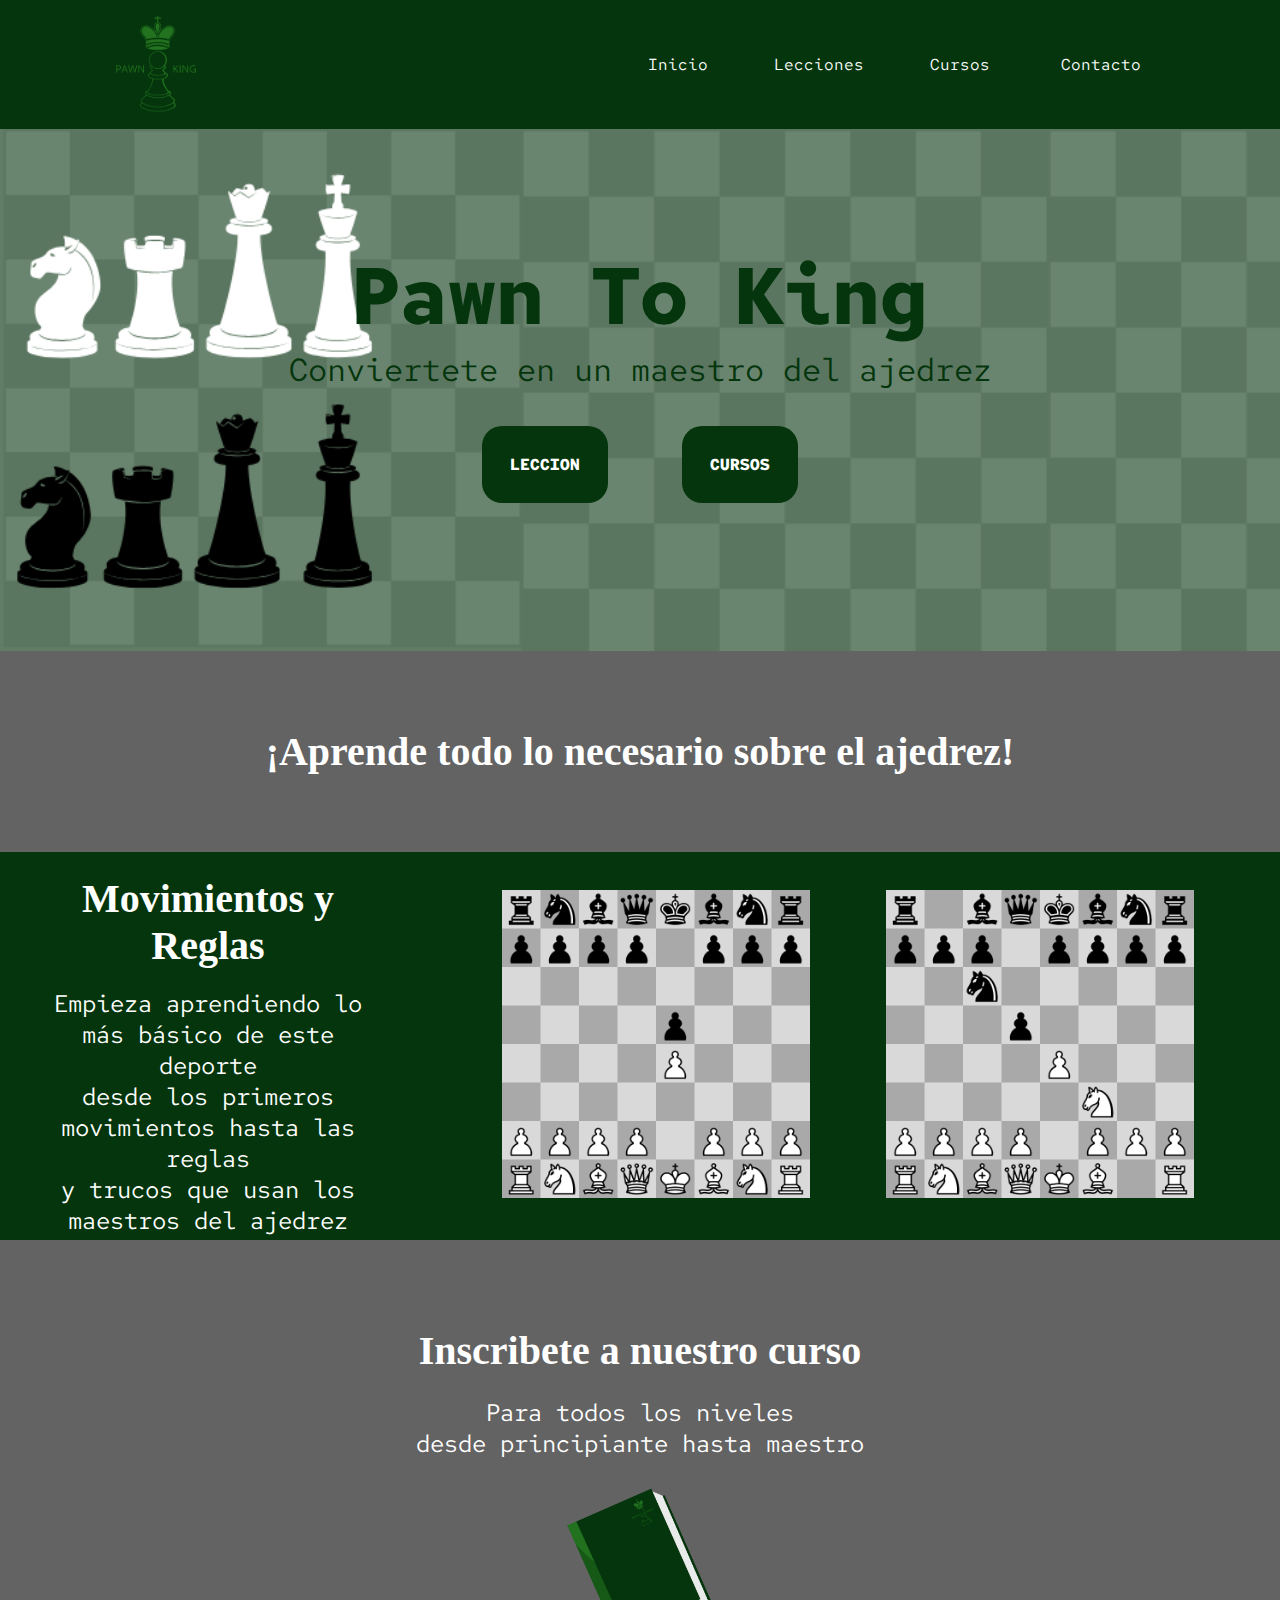
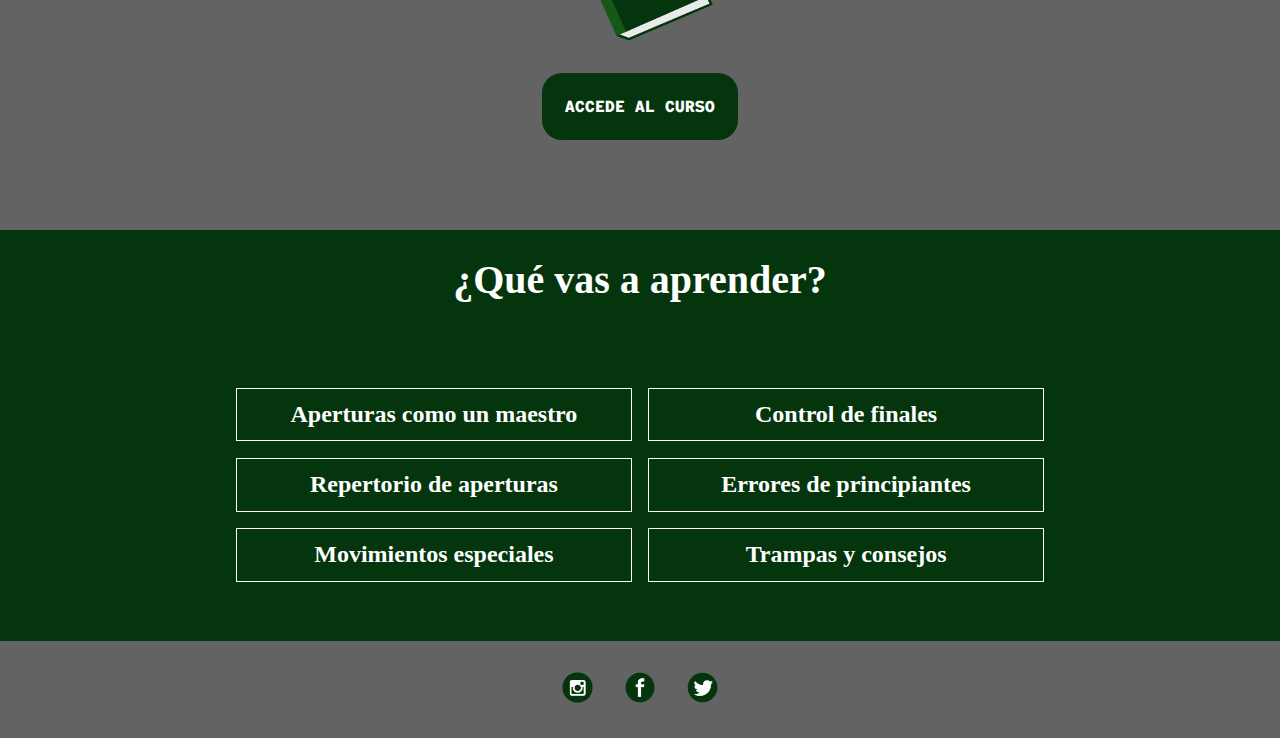
<file: index.html>
<!DOCTYPE html>
<html lang="en">
<head>
    <meta charset="UTF-8">
    <meta name="viewport" content="width=device-width, initial-scale=1.0">
    <title>Pawn To King</title>
    <link rel="stylesheet" href="style.css">
    <link rel="icon" type="image/png" href="./img/PAWN (1).png">
</head>
<body>
    <header>
        <header>
            <div class="logo"><img src="./img/PAWN (4).png" alt=""></div>
            <nav>
                <label for="show-menu" class="show-menu"><img src="./img/menu.png" alt=""></label>
                <input type="checkbox" id="show-menu" role="button">
                    <ul id="menu">
                    <li><a href="index.html">Inicio</a></li>
                    <li><a href="lecciones.html">Lecciones</a></li>
                    <li><a href="cursos.html">Cursos</a></li>
                    <li><a href="contacto.html">Contacto</a></li>
                </ul>
            </nav>
        </header>
    </header>
    <main>
        <section id="Banner">
            <div class="cuadro">
                <div id="container">
                    <h1>Pawn To King</h1>
                    <p>Conviertete en un maestro del ajedrez</p>
                    <div id="botones">
                        <a href="lecciones.html" class="boton">LECCION</a>
                        <a href="cursos.html" class="boton">CURSOS</a>
                     </div>
                </div>
            </div> 
        </section>
        <h2>¡Aprende todo lo necesario sobre el ajedrez!</h2>
        <section id="movimientos">
            <div id="info">
                <h2>Movimientos y Reglas</h2>
                <p>Empieza aprendiendo lo más básico de este deporte <br> desde los primeros movimientos hasta las reglas <br> y trucos que usan los maestros del ajedrez</p>
            </div>
            <div id="tablero">
                <div>
                    <img src="./img/E4-E5.png" alt="">
                </div>
                <div>
                    <img src="./img/Scandinava.png" alt="">
                </div>
            </div>
        </section>
        <section id="promo-libro">
            <h2>Inscribete a nuestro curso</h2>
            <p>Para todos los niveles <br> desde principiante hasta maestro</p>
            <div>
                <img src="./img/libro.png" alt="">
            </div>
            <a href="./cursos.html" class="boton">ACCEDE AL CURSO</a>
        </section> 
        <section id="aprender">
            <h2>¿Qué vas a aprender?</h2>
            <div id="tabla">
                <div>
                    <h3 class="cuadrado">Aperturas como un maestro</h3>
                    <h3 class="cuadrado">Repertorio de aperturas</h3>
                    <h3 class="cuadrado">Movimientos especiales</h3>
                </div>
                <div>
                    <h3 class="cuadrado">Control de finales</h3>
                    <h3 class="cuadrado">Errores de principiantes</h3>
                    <h3 class="cuadrado">Trampas y consejos</h3>
                </div>
            </div>
        </section>    
    </main>
    <footer>
        <div id="rrss">
            <div>
                <a href="https://instagram.com"><img src="./img/instagram.png" alt=""></a>
            </div>
            <div>
                <a href="https://www.facebook.com"><img src="./img/facebook.png" alt=""></a>
            </div>
            <div>
                <a href="https://x.com/explore"><img src="./img/twitter.png" alt=""></a>
            </div>
        </div>   
    </footer>
</body>
</html>
</file>
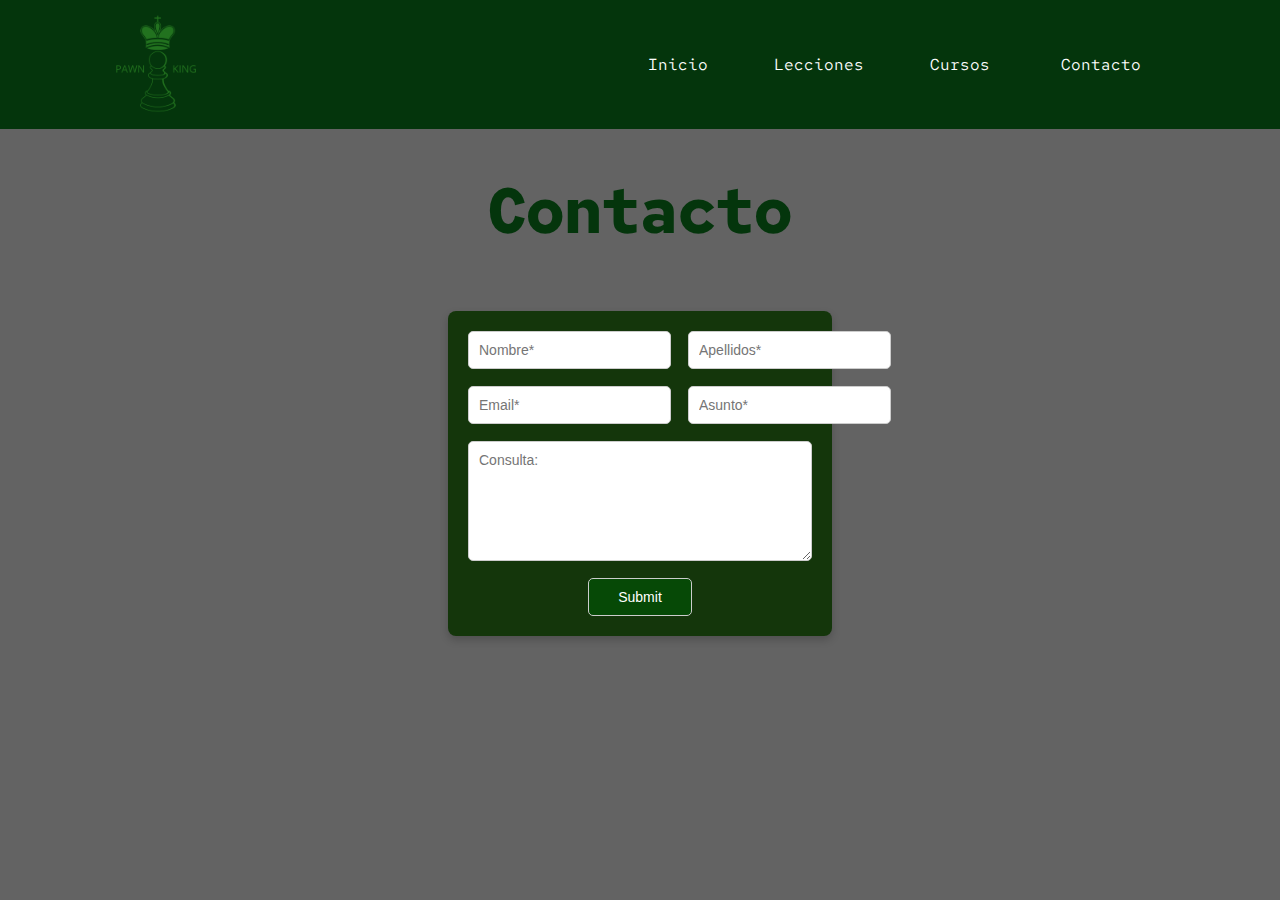
<file: contacto.html>
<!DOCTYPE html>
<html lang="en">
<head>
    <meta charset="UTF-8">
    <meta name="viewport" content="width=device-width, initial-scale=1.0">
    <title>Las Piletas</title>
    <link rel="stylesheet" href="style.css">
    <link rel="icon" type="image/png" href="./img/logo semi-completo.jfif">
</head>
<body>
    <header>
        <header>
            <div class="logo"><img src="./img/PAWN (4).png" alt=""></div>
            <nav>
                <label for="show-menu" class="show-menu"><img src="./img/menu.png" alt=""></label>
                <input type="checkbox" id="show-menu" role="button">
                    <ul id="menu">
                    <li><a href="index.html">Inicio</a></li>
                    <li><a href="lecciones.html">Lecciones</a></li>
                    <li><a href="cursos.html">Cursos</a></li>
                    <li><a href="contacto.html">Contacto</a></li>
                </ul>
            </nav>
        </header>
    </header>
    <main>
            <section id="contacto">
                <div class="iniciopagina">
                    <h1>Contacto</h1>
                </div>
                <div id="formcontacto">
                    <form action="#" method="get">
                        <div>
                        <input type="text" placeholder="Nombre*" name="nombre">
                        <input type="text" placeholder="Apellidos*" name="apellido">
                        </div>
                        <div>
                            <input type="email" placeholder="Email*" name="email">
                            <input type="text" placeholder="Asunto*" name="asunto">
                        </div>
                        <div>
                        <textarea name="consulta" placeholder="Consulta:"></textarea>
                        </div>
                        <input type="submit" id="enviarr">
                    </form>
                </div>
            </section>
    </main>
</body>
</html>
</file>
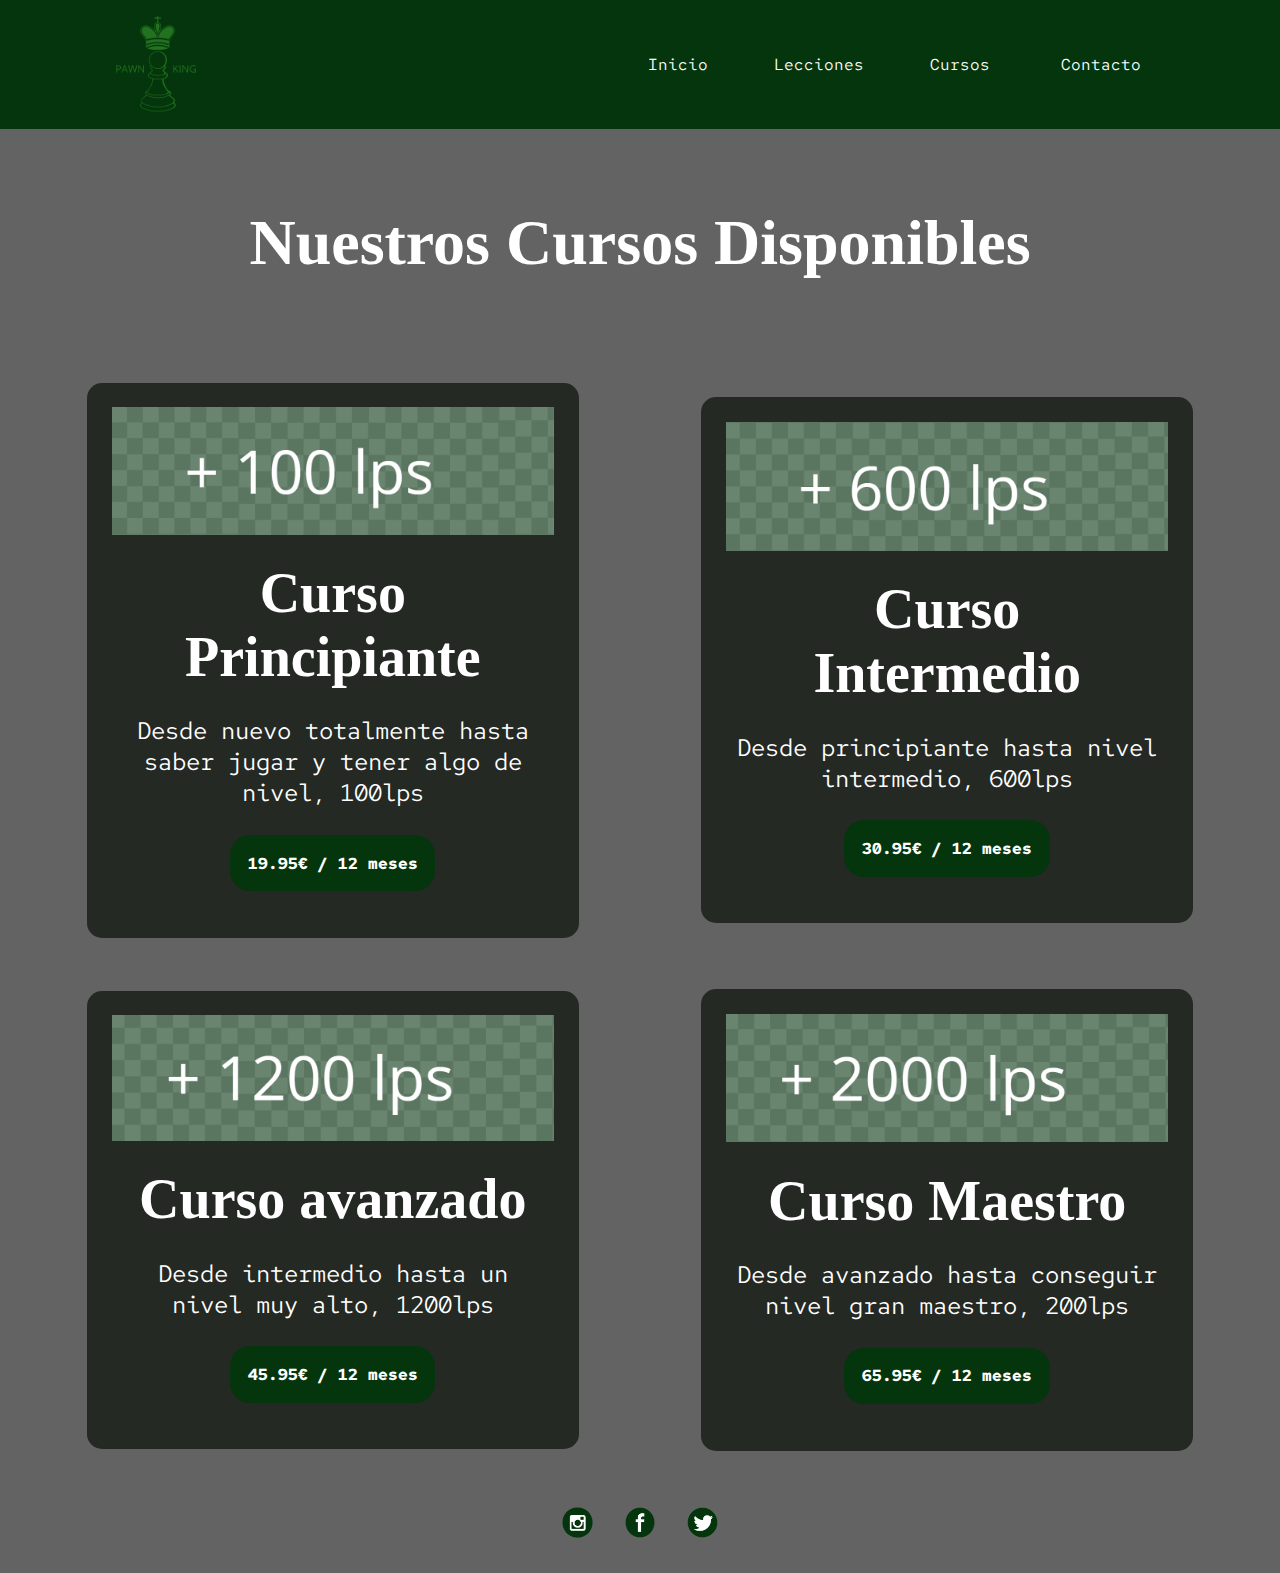
<file: cursos.html>
<!DOCTYPE html>
<html lang="en">
<head>
    <meta charset="UTF-8">
    <meta name="viewport" content="width=device-width, initial-scale=1.0">
    <title>Pawn To King</title>
    <link rel="stylesheet" href="style.css">
    <link rel="icon" type="image/png" href="./img/PAWN (1).png">
</head>
<body>
    <header>
        <header>
            <div class="logo"><img src="./img/PAWN (4).png" alt=""></div>
            <nav>
                <label for="show-menu" class="show-menu"><img src="./img/menu.png" alt=""></label>
                <input type="checkbox" id="show-menu" role="button">
                    <ul id="menu">
                    <li><a href="index.html">Inicio</a></li>
                    <li><a href="lecciones.html">Lecciones</a></li>
                    <li><a href="cursos.html">Cursos</a></li>
                    <li><a href="contacto.html">Contacto</a></li>
                </ul>
            </nav>
        </header>
    </header>
    <main>
        <section id="cursos">
            <h2>Nuestros Cursos Disponibles</h2>
            <div id="cursos-principiantes">
                <div class="cur">
                    <img src="./img/100lps.png" alt="">
                    <h3>Curso Principiante</h3>
                    <p>Desde nuevo totalmente hasta saber jugar y tener algo de nivel, 100lps</p>
                    <a  class="boton" href="">19.95€ / 12 meses</a>
                </div>
                <div class="cur">
                    <img src="./img/600lps.png" alt="">
                    <h3>Curso Intermedio</h3>
                    <p>Desde principiante hasta nivel intermedio, 600lps</p>
                    <a  class="boton" href="">30.95€ / 12 meses</a>
                </div>
            </div>
            <div id="cursos-avanzado">
                <div class="cur">
                    <img src="./img/1200lps.png" alt="">
                    <h3>Curso avanzado</h3>
                    <p>Desde intermedio hasta un nivel muy alto, 1200lps</p>
                    <a  class="boton" href="">45.95€ / 12 meses</a>
                </div>
                <div class="cur">
                    <img src="./img/2000lps.png" alt="">
                    <h3>Curso Maestro</h3>
                    <p>Desde avanzado hasta conseguir nivel gran maestro, 200lps</p>  
                    <a  class="boton" href="">65.95€ / 12 meses</a>
                </div>
            </div>
        </section>
    </main>
    <footer>
        <div id="rrss">
            <div>
                <a href="https://instagram.com"><img src="./img/instagram.png" alt=""></a>
            </div>
            <div>
                <a href="https://www.facebook.com"><img src="./img/facebook.png" alt=""></a>
            </div>
            <div>
                <a href="https://x.com/explore"><img src="./img/twitter.png" alt=""></a>
            </div>
        </div>  
    </footer>
</body>
</html>
</file>
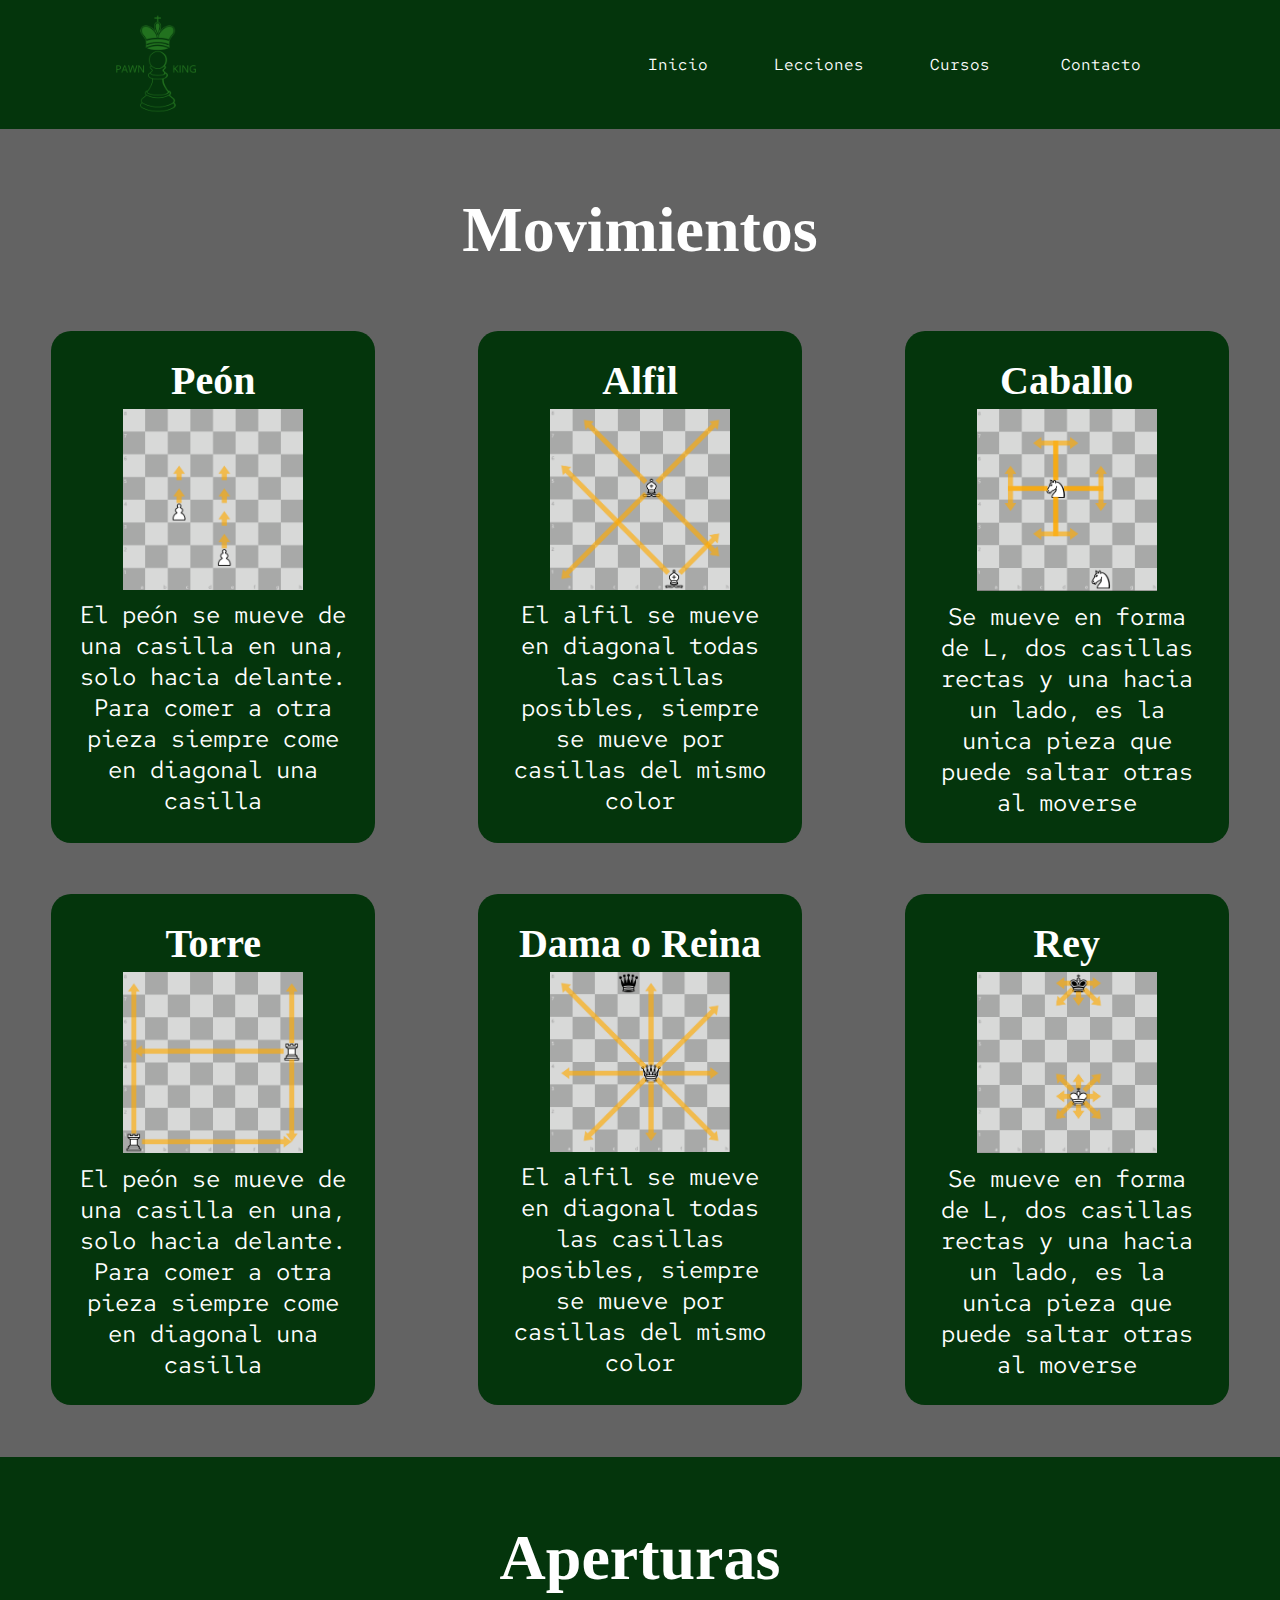
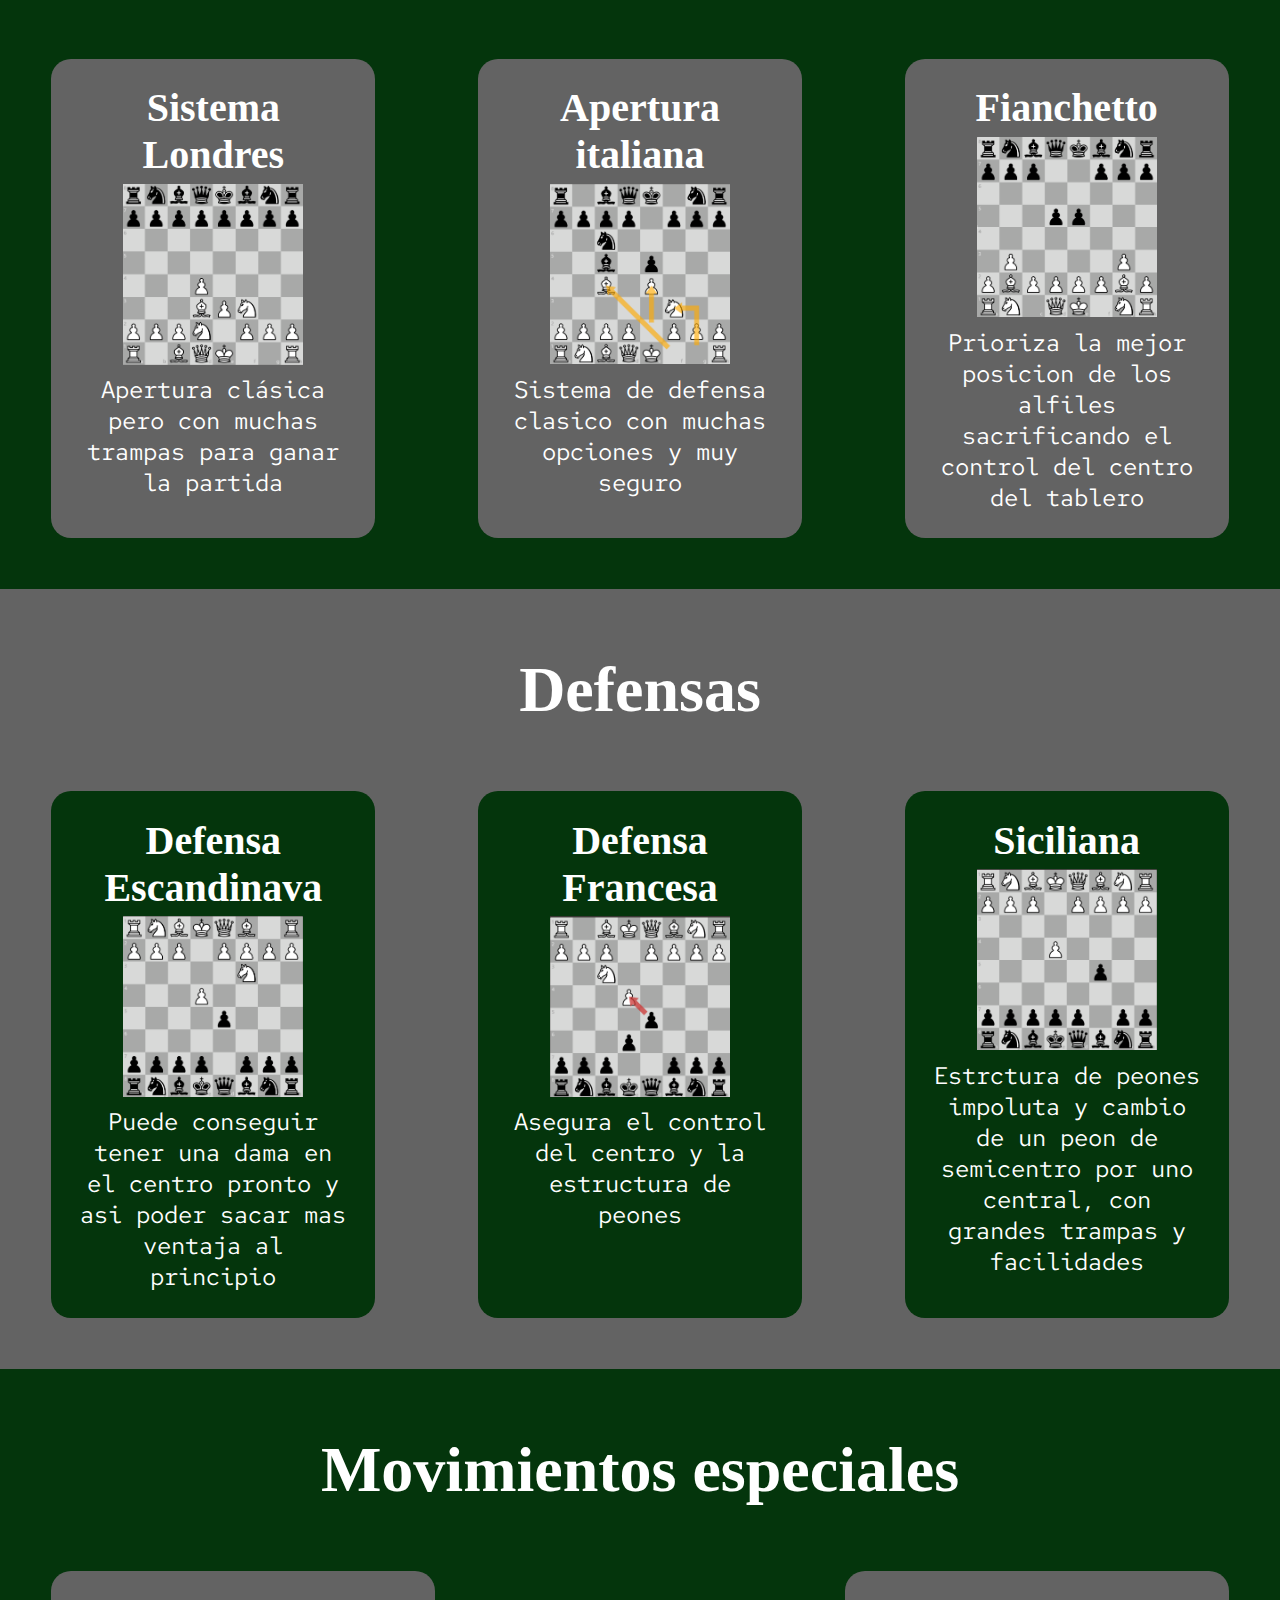
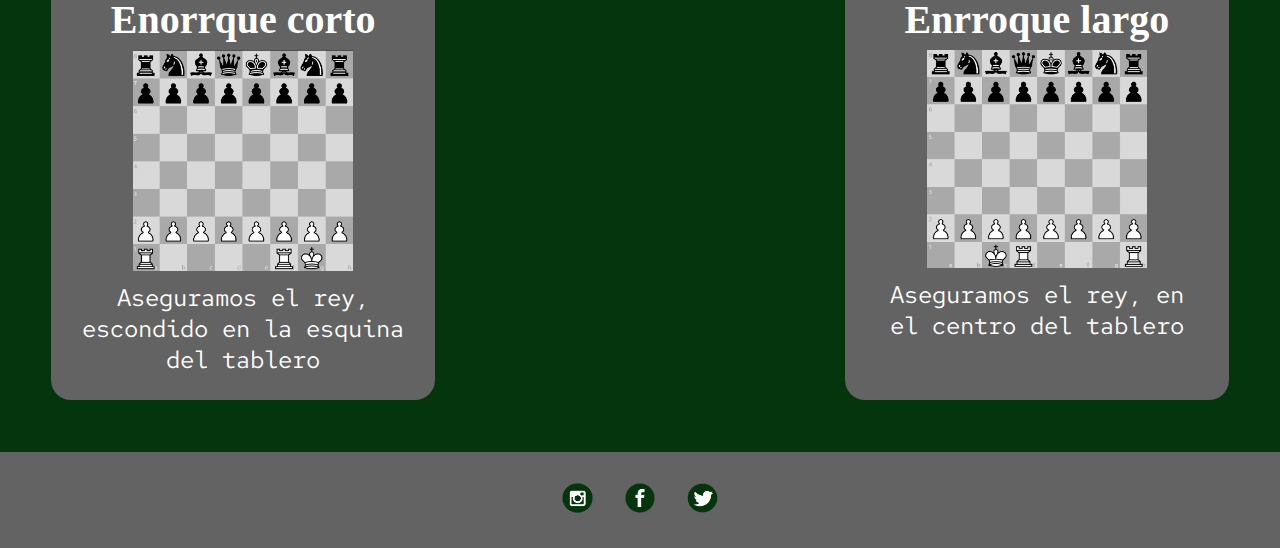
<file: lecciones.html>
<!DOCTYPE html>
<html lang="en">
<head>
    <meta charset="UTF-8">
    <meta name="viewport" content="width=device-width, initial-scale=1.0">
    <title>Pawn To King</title>
    <link rel="stylesheet" href="style.css">
    <link rel="icon" type="image/png" href="./img/PAWN (1).png">
</head>
<body>
    <header>
        <header>
            <div class="logo"><img src="./img/PAWN (4).png" alt=""></div>
            <nav>
                <label for="show-menu" class="show-menu"><img src="./img/menu.png" alt=""></label>
                <input type="checkbox" id="show-menu" role="button">
                    <ul id="menu">
                    <li><a href="index.html">Inicio</a></li>
                    <li><a href="lecciones.html">Lecciones</a></li>
                    <li><a href="cursos.html">Cursos</a></li>
                    <li><a href="contacto.html">Contacto</a></li>
                </ul>
            </nav>
        </header>
    </header>
    <main>
        <section id="movimientos-iniciales">
            <h2>Movimientos</h2>
            <div>
                <div class="mov">
                    <h3>Peón</h3>
                    <img src="./img/movimientos/mov-peon.png" alt="">
                    <p>El peón se mueve de una casilla en una, solo hacia delante. Para comer a otra pieza siempre come en diagonal una casilla</p>
                </div>
                <div class="mov">
                    <h3>Alfil</h3>
                    <img src="./img/movimientos/mov-afil.png" alt="">
                    <p>El alfil se mueve en diagonal todas las casillas posibles, siempre se mueve por casillas del mismo color </p>
                </div>
                <div class="mov">
                    <h3>Caballo</h3>
                    <img src="./img/movimientos/mov-caballo.png" alt="">
                    <p>Se mueve en forma de L, dos casillas rectas y una hacia un lado, es la unica pieza que puede saltar otras al moverse</p>
                </div>
            </div>
            <div>
                <div class="mov">
                    <h3>Torre</h3>
                    <img src="./img/movimientos/mov-torre.png" alt="">
                    <p>El peón se mueve de una casilla en una, solo hacia delante. Para comer a otra pieza siempre come en diagonal una casilla</p>
                </div>
                <div class="mov">
                    <h3>Dama o Reina</h3>
                    <img src="./img/movimientos/mov-reina.png" alt="">
                    <p>El alfil se mueve en diagonal todas las casillas posibles, siempre se mueve por casillas del mismo color </p>
                </div>
                <div class="mov">
                    <h3>Rey</h3>
                    <img src="./img/movimientos/mov-rey.png" alt="">
                    <p>Se mueve en forma de L, dos casillas rectas y una hacia un lado, es la unica pieza que puede saltar otras al moverse</p>
                </div>
            </div>
        </section>
        <section id="movimientos-aperturas">
            <h2>Aperturas</h2>
            <div>
                <div class="aper">
                    <h3>Sistema Londres</h3>
                    <img src="./img/aperturas/londres.png" alt="">
                    <p>Apertura clásica pero con muchas trampas para ganar la partida</p>
                </div>
                <div class="aper">
                    <h3>Apertura italiana</h3>
                    <img src="./img/aperturas/italiana.png" alt="">
                    <p>Sistema de defensa clasico con muchas opciones y muy seguro</p>
                </div>
                <div class="aper">
                    <h3>Fianchetto</h3>
                    <img src="./img/aperturas/fianchetto.png" alt="">
                    <p>Prioriza la mejor posicion de los alfiles sacrificando el control del centro del tablero</p>
                </div>
            </div>
        </section>
        <section id="movimientos-defensas">
            <h2>Defensas</h2>
            <div>
                <div class="def">
                    <h3>Defensa Escandinava</h3>
                    <img src="./img/defensas/escandivana.png" alt="">
                    <p>Puede conseguir tener una dama en el centro pronto y asi poder sacar mas ventaja al principio</p>
                </div>
                <div class="def">
                    <h3>Defensa Francesa</h3>
                    <img src="./img/defensas/francesa.png" alt="">
                    <p>Asegura el control del centro y la estructura de peones</p>
                </div>
                <div class="def">
                    <h3>Siciliana</h3>
                    <img src="./img/defensas/siciliana.png" alt="">
                    <p>Estrctura de peones impoluta y cambio de un peon de semicentro por uno central, con grandes trampas y facilidades</p>
                </div>
            </div>
        </section>
        <section id="movimientos-especiales">
            <h2>Movimientos especiales</h2>
            <div>
                <div class="move">
                    <h3>Enorrque corto</h3>
                    <img src="./img/enroque corto.png" alt="">
                    <p>Aseguramos el rey, escondido en la esquina del tablero</p>
                </div>
                <div class="move">
                    <h3>Enrroque largo</h3>
                    <img src="./img/enorque largo.png" alt="">
                    <p>Aseguramos el rey, en el centro del tablero</p>
                </div>
            </div>
        </section>
    </main>
    <footer>
        <div id="rrss">
            <div>
                <a href="https://instagram.com"><img src="./img/instagram.png" alt=""></a>
            </div>
            <div>
                <a href="https://www.facebook.com"><img src="./img/facebook.png" alt=""></a>
            </div>
            <div>
                <a href="https://x.com/explore"><img src="./img/twitter.png" alt=""></a>
            </div>
        </div>   
    </footer>
</body>
</html>
</file>
<file: style.css>
@import url('https://fonts.googleapis.com/css2?family=Red+Hat+Mono:ital,wght@0,300..700;1,300..700&display=swap');
*{
    padding: 0;
    margin: 0;
    box-sizing: border-box;
}
a{
	text-decoration: none;
}
img{
	max-width: 100%;
}
.show-menu img{
    max-height: 20px;
}
header {
    display: flex;
    align-items: center;
    justify-content: space-around;
    background-color: #04350c;
    padding: 0.5%;
}
body{
    background-color:  #636363;
}
.logo img{
    width: 20%;
}
ul {
	list-style-type:none;
	margin:0;
	padding:0;
	
}
/*Crea la listahorizontal con espacio*/
li {
	display:inline-block;
	float: left;
	margin-right: 1px;
}

/* Estilos para los link */
li a {
	display:block;
	min-width:140px;
	height: 50px;
	text-align: center;
	line-height: 50px;
	font-family: "Red Hat Mono", serif;
	color: white;
	background:#04350c;
	text-decoration: none;
    transition:all 0.5s ease;
    font-size: 1rem;
}

/* estados hover de los link */
li:hover a {
	background: #22721f;
}

/* estilos del dropdown */
li:hover ul a {
	background: #f3f3f3;
	color: white;
	height: 40px;
	line-height: 40px;
}

/*Oculta el dropdown*/
li ul {
	display: none;
}

/* Pone el dropdown en vertical */
li ul li {
	display: block;
	float: none;
}

/* Previene el texto wrapping */
li ul li a {
	width: auto;
	min-width: 100px;
	padding: 0 20px;
}

/* Estilo de .muestra-menu */
.show-menu {
	font-family: "Red Hat Mono", serif;
	text-decoration: none;
	color: black;
	background: white;
	text-align: center;
	padding: 10px 0;
	display: none;
    transition:all 0.5s ease;
}
/*Oculta el checkbox*/
input[type=checkbox]{
    display: none;
}

/* muestra el menu cuando el checkbox is checked*/
input[type=checkbox]:checked ~ #menu{
    display: block;
}


/* estilos responsive */

@media screen and (max-width : 768px){
	/*Hace que el dropdown links aparescan en linea */
	ul {
		position: static;
		display: none;
	}
	/*Crea espacio vertical */
	li {
		margin-bottom: 1px;
	}
	/* crea todo el menu links  ancho full */
	ul li, li a {
		width: 100%;
	}
	/*Display '.muestra-menu' link*/
	.show-menu {
		display:block;
	}
    header{
        display: block;
        text-align: center;
        position: sticky;
        top:0;
    }
}
/*CSS BANNER*/
h1{
	font-size: 5rem;
	color: #04350c;
	font-family: "Red Hat Mono", serif;
}
p{
	color: #04350c;
	font-size: 2rem;
	font-family: "Red Hat Mono", serif;
}
#container{
	text-align: center;
}
.cuadro {
	height: 100%;  
	border-radius: 20px; 
	display: flex; 
	justify-content: center; 
	align-items: center; 
  }
 .boton{
	background-color: #04350c;
	border-radius: 20px;
	padding: 4%;
	color: white;
	display: inline-block;
	margin: 5%;
	font-size: 1rem;
	font-weight: bold;
	font-family: "Red Hat Mono", serif;
	
} 
.boton:hover{
	color: #04350c;
	transform: scale(1.05);
	box-shadow: 0px 4px 10px rgba(0, 0, 0, 0.2);
	background: transparent;
	border:  #04350c solid 1px;
} 
#Banner{
	background: url(./img/banner.png);
	background-size: cover;
	height: 58vh;
}
h2{
	text-align: center;
	margin: 6%;
	color: white;
	font-size: 2.5rem;
}
#movimientos{
	background-color: #04350c;
	display: flex;
	justify-content: space-between;
	text-align: center;
}
#movimientos div img{
	padding: 10%;
}
#movimientos p{
	color: white;
	font-size: 1.5rem;
}
#info {
	width: 25%;
}
#movimientos>div{
	margin: auto;
}
#tablero{
	width: 60%;
	display: flex;
}
#promo-libro{
	text-align: center;
	padding: 5%;
}
#promo-libro img{
	width: 15%;
	padding: 1%;
}
#promo-libro p{
	color: white;
	font-size: 1.5rem;
}
#promo-libro a{
	margin: auto;
	padding: 2%;
}
#promo-libro h2{
	padding: 1%;
	margin: 1%;
}
#aprender h2{
	padding-top: 2%;
	margin: 2%;
}
#aprender{
	background-color: #04350c;
}
#tabla{
	display: flex;
	justify-content: center;
	padding: 4%;
}
#tabla div{
	display: flex;
	flex-direction: column;
	width: 35%;
	justify-content: center;
}
.cuadrado{
	padding: 3%;
	color: white;
	display: inline-block;
	font-size: 1.5rem;
	border: solid 1px white;
	margin: 2%;
}
#tabla div h3{
	text-align: center;
}
/*CSS FOOTER*/
footer>div div{
	width: 5%;
}
footer div{
	display: flex;
	justify-content: center;
	padding: 15px;
} 
/*CSS LECCIONES*/
/*CSS MOVIMIENTOS*/
.mov{
	background-color: #04350c;
	border-radius: 20px;
	padding: 2%;
	width: 30%;
	color: white;
	display: inline-block;
	margin: 0% 4% 4% 4%; 
}
#movimientos-iniciales h2{
	font-size: 4rem;
	padding: 5%;
	margin: auto;
}
#movimientos-iniciales>div{
	display: flex;
	justify-content: space-between;
}
#movimientos-iniciales>div div{
	text-align: center;
}
#movimientos-iniciales>div div p{
	color: white;
	font-size: 1.5rem;
}
#movimientos-iniciales>div div h3{
	font-size: 2.5rem;
}
#movimientos-iniciales>div div img{
	padding: 2%;
	width: 70%;
}
#movimientos-aperturas{
	background-color: #04350c;
}
.aper{
	background-color: #636363;
	border-radius: 20px;
	padding: 2%;
	width: 30%;
	color: white;
	display: inline-block;
	margin: 0% 4% 4% 4%; 
}
#movimientos-aperturas h2{
	font-size: 4rem;
	padding: 5%;
	margin: auto;
}
#movimientos-aperturas>div{
	display: flex;
	justify-content: space-between;
}
#movimientos-aperturas>div div{
	text-align: center;
}
#movimientos-aperturas>div div p{
	color: white;
	font-size: 1.5rem;
}
#movimientos-aperturas>div div h3{
	font-size: 2.5rem;
}
#movimientos-aperturas>div div img{
	padding: 2%;
	width: 70%;
}
#movimientos-defensas{
	background-color: #636363 ;
}
.def{
	background-color: #04350c;
	border-radius: 20px;
	padding: 2%;
	width: 30%;
	color: white;
	display: inline-block;
	margin: 0% 4% 4% 4%; 
}
#movimientos-defensas h2{
	font-size: 4rem;
	padding: 5%;
	margin: auto;
}
#movimientos-defensas>div{
	display: flex;
	justify-content: space-between;
}
#movimientos-defensas>div div{
	text-align: center;
}
#movimientos-defensas>div div p{
	color: white;
	font-size: 1.5rem;
}
#movimientos-defensas>div div h3{
	font-size: 2.5rem;
}
#movimientos-defensas>div div img{
	padding: 2%;
	width: 70%;
}
#movimientos-especiales{
	background-color: #04350c;
}
.move{
	background-color: #636363;
	border-radius: 20px;
	padding: 2%;
	width: 30%;
	color: white;
	display: inline-block;
	margin: 0% 4% 4% 4%; 
}
#movimientos-especiales h2{
	font-size: 4rem;
	padding: 5%;
	margin: auto;
}
#movimientos-especiales>div{
	display: flex;
	justify-content: space-between;
}
#movimientos-especiales>div div{
	text-align: center;
}
#movimientos-especiales>div div p{
	color: white;
	font-size: 1.5rem;
}
#movimientos-especiales>div div h3{
	font-size: 2.5rem;
}
#movimientos-especiales>div div img{
	padding: 2%;
	width: 70%;
}
/*CSS CURSOS*/
.cur{
	background-color: #242924;
	border-radius: 15px;
	padding: 2%;
	width: 40%;
	color: white;
	display: inline-block;
	margin: auto;
}
#cursos h3{
	font-size: 3.5rem;
	padding: 5%;
	margin: auto;
}
#cursos h2{
	font-size: 4rem;
}
#cursos-principiantes{
	display: flex;
	justify-content: space-between;
	padding: 2%;
}
#cursos-principiantes> div{
	text-align: center;
}
#cursos-principiantes p{
	color: white;
	font-size: 1.5rem;
	padding: 1%;
}
#cursos-avanzado{
	display: flex;
	justify-content: space-between;
	padding: 2%;
}
#cursos-avanzado> div{
	text-align: center;
}
#cursos-avanzado p{
	color: white;
	font-size: 1.5rem;
	padding: 1%;
}
/*CSS CONTACTO*/
#textcontacto {
    text-align: center;
    padding: 10px;
    max-width: 100%;
    line-height: 1.8; 
}
#formcontacto {
    width: 30%;
    background-color: #14360b;
    margin: 20px auto;
    padding: 20px;
    box-shadow: 0 4px 8px rgba(0, 0, 0, 0.2);
    border-radius: 8px;
    margin-bottom: 40px;
}
#formcontacto form {
    display: flex;
    flex-direction: column;
    gap: 17px; 
}
#formcontacto div {
    display: flex;
    gap: 17px; 
}
#formcontacto form {
    display: flex;
    flex-direction: column;
    gap: 17px; 
}
#formcontacto div {
    display: flex;
    gap: 17px; 
}
#formcontacto input, #formcontacto textarea {
    flex: 1;
    padding: 10px;
    font-size: 14px;
    border: 1px solid #ccc;
    border-radius: 5px;
}
#formcontacto textarea {
    height: 120px;
    font-family: Arial, sans-serif;
}
#enviarr {
    padding: 10px 20px;
    background-color: rgb(6, 73, 6);
    color: white;
    border: none;
    border-radius: 5px;
    font-size: 16px;
    align-self: center;
    max-width: 200px;
    width: 30%;
}
#enviarr:hover {
    filter: brightness(70%);
}
#contacto h1{
	font-size: 4rem;
	text-align: center;
	padding: 3%;
}
/*RESPONSIVE*/

@media screen and (max-width: 765px ){
	#container p{
		color: rgb(0, 0, 0);
	} 
}
@media screen and (max-width: 918px){
	#tabla{
		display: flex;
		flex-direction: column;
	}
	#tabla div {
		margin: auto;
	}
	.cuadrado{
		margin: 5%;
	}
	#rrss div{
		width: 20%;
	}
	#movimientos-iniciales>div div{
		margin: 15px auto;
	}
	#movimientos-aperturas>div div{
		margin: 15px auto;
	}
	#movimientos-defensas>div div{
		margin: 15px auto;
	}
	#movimientos-especiales>div div{
		margin: 15px auto;
	}

	#movimientos-iniciales div{
		display: flex;
		flex-direction: column;
		margin: auto;
	}
	#movimientos-aperturas div{
		display: flex;
		flex-direction: column;
		margin: auto;
	}
	#movimientos-defensas div{
		display: flex;
		flex-direction: column;
		margin: auto;
	}
	#movimientos-especiales div{
		display: flex;
		flex-direction: column;
		margin: auto;
	}
	.aper img{
		margin: auto;
	}
	.def img{
		margin: auto;
	}
	.move img{
		margin: auto;
	}
	.mov img{
		margin: auto;
	}
	.mov{
		width: 60%;
		
	}
	.aper{
		width: 60%;
		
	}
	.def{
		width: 60%;
		
	}
	.move{
		width: 60%;
		
	}
	#formcontacto{
		width: auto;
	}

}
@media screen and (max-width: 830px ){

	#movimientos{
		display: flex;
		flex-direction: column;
	}
	#movimientos h2{
		font-size: 2rem;
		padding: 1%;
	}
	#movimientos p{
		font-size: 1rem; 
	}
	#tablero {
		display: flex;
		flex-direction: column;
		width: 40%;
	}
	#rrss div{
		width: 20%;
	}
	#tabla{
		display: flex;
		flex-direction: column;
	}
	#tabla div {
		margin: auto;
	}
	.cuadrado{
		margin: 5%;
	}
}
@media screen and (max-width: 830px ){

	#cursos div{
		display: flex;
		flex-direction: column;
	}
	#cursos h3{
		font-size: 2rem;
	}
	#cursos p{
		font-size: 1rem;
	}
	#cursos-principiantes div{
		margin: 15px auto;
	}
	#cursos-avanzado div{
		margin: 15px auto;
	}
}
</file>
